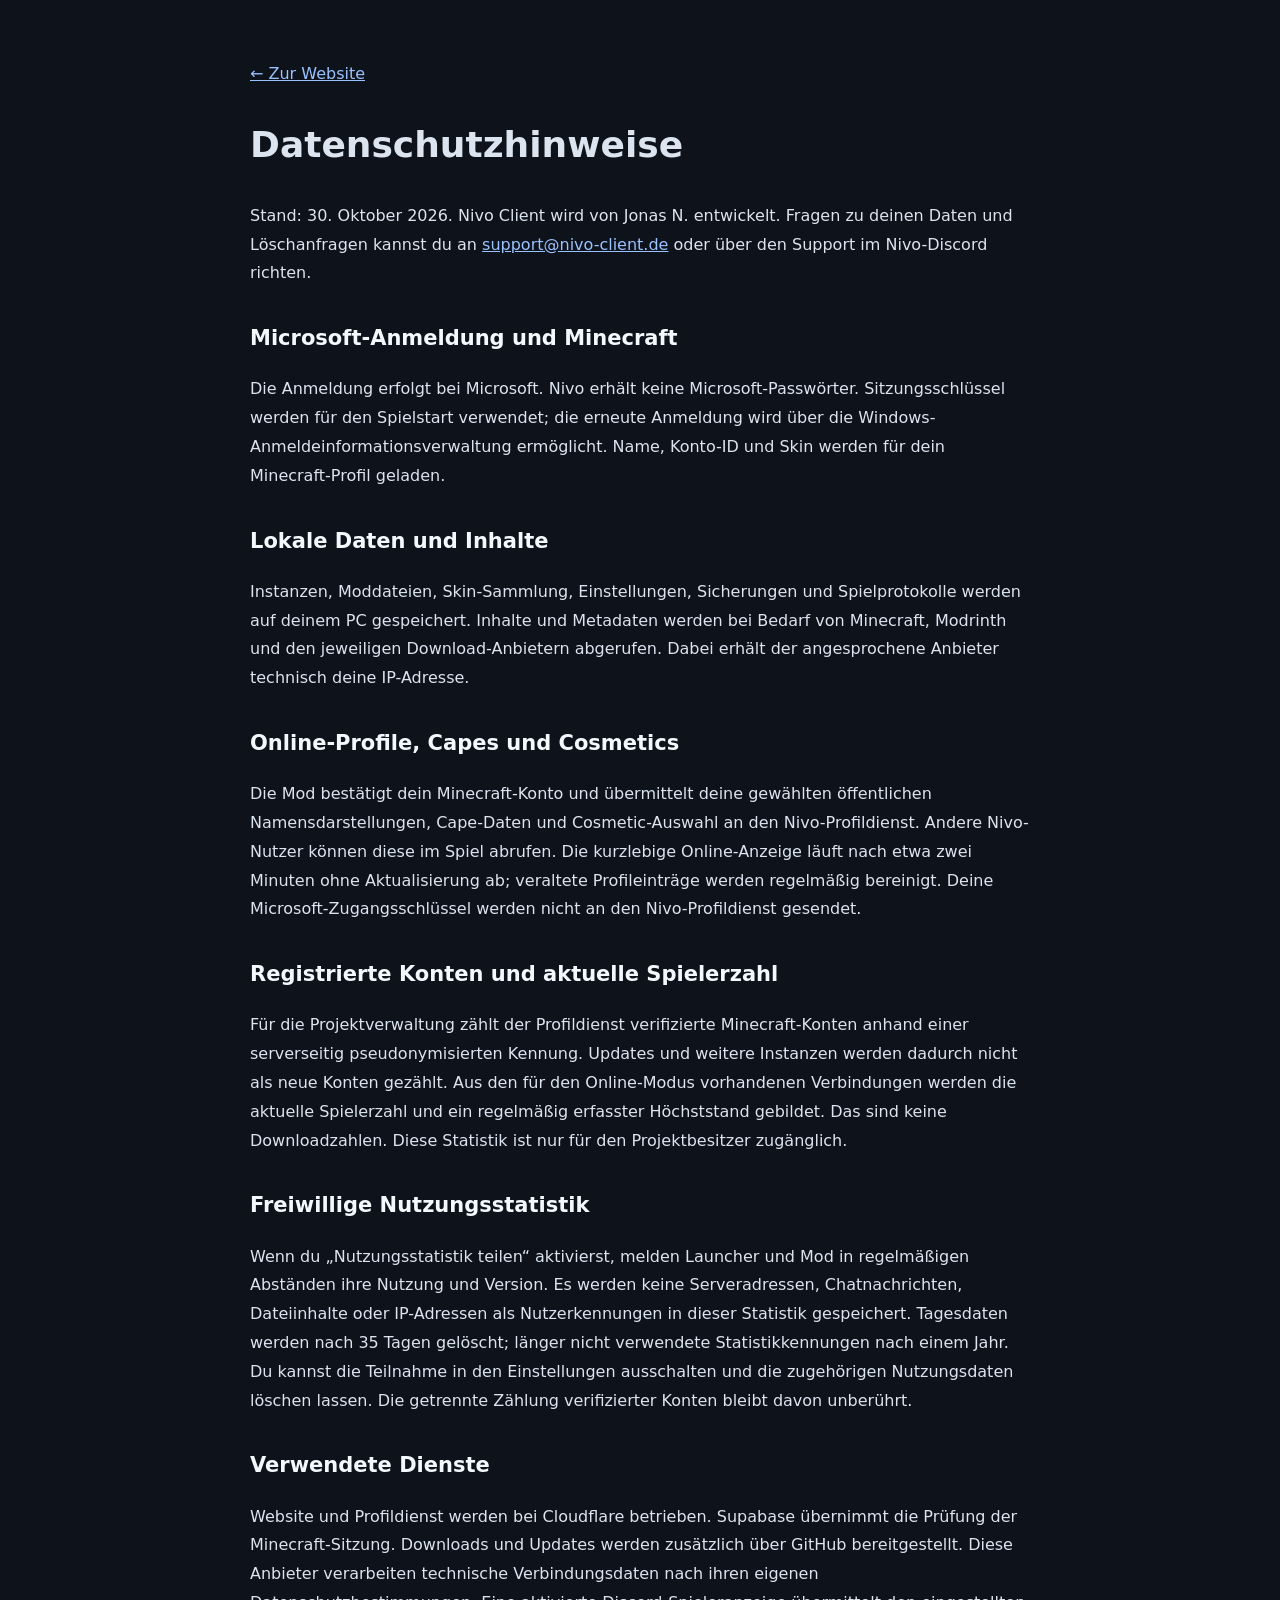
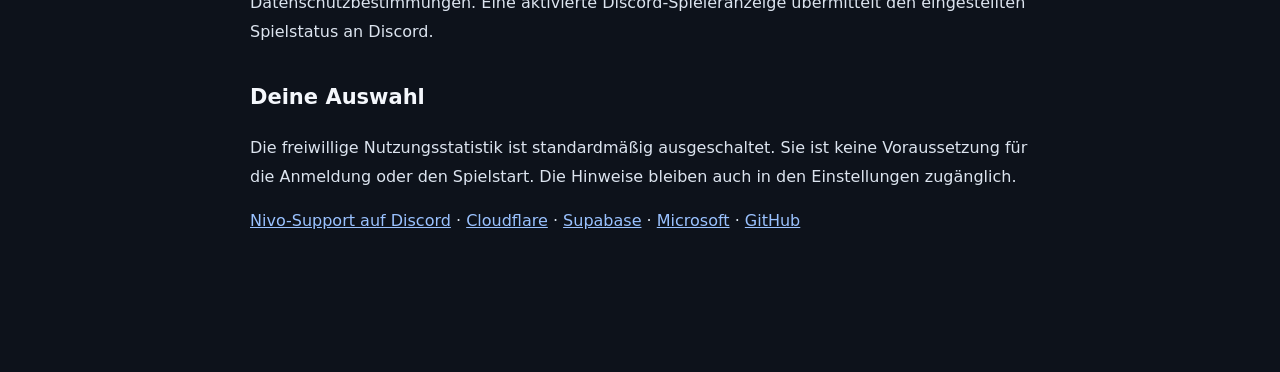
<file: website/datenschutz.html>
<!doctype html><html lang="de"><head><meta charset="utf-8"><meta name="viewport" content="width=device-width,initial-scale=1"><title>Datenschutzhinweise · Nivo Client</title><link rel="icon" href="/assets/nivo.svg"><style>body{margin:0;background:#0d121b;color:#dce4ef;font:16px/1.8 system-ui,sans-serif}main{max-width:780px;margin:60px auto;padding:0 24px 60px}h1{font-size:36px}h2{font-size:21px;margin-top:32px;color:#f4f7fc}a{color:#9ac2ff}</style></head><body><main><a href="/">← Zur Website</a><h1>Datenschutzhinweise</h1>        <p>Stand: 30. Oktober 2026. Nivo Client wird von Jonas N. entwickelt. Fragen zu deinen Daten und Löschanfragen kannst du an <a href="mailto:support@nivo-client.de">support@nivo-client.de</a> oder über den Support im Nivo-Discord richten.</p>
        <h2>Microsoft-Anmeldung und Minecraft</h2>
        <p>Die Anmeldung erfolgt bei Microsoft. Nivo erhält keine Microsoft-Passwörter. Sitzungsschlüssel werden für den Spielstart verwendet; die erneute Anmeldung wird über die Windows-Anmeldeinformationsverwaltung ermöglicht. Name, Konto-ID und Skin werden für dein Minecraft-Profil geladen.</p>
        <h2>Lokale Daten und Inhalte</h2>
        <p>Instanzen, Moddateien, Skin-Sammlung, Einstellungen, Sicherungen und Spielprotokolle werden auf deinem PC gespeichert. Inhalte und Metadaten werden bei Bedarf von Minecraft, Modrinth und den jeweiligen Download-Anbietern abgerufen. Dabei erhält der angesprochene Anbieter technisch deine IP-Adresse.</p>
        <h2>Online-Profile, Capes und Cosmetics</h2>
        <p>Die Mod bestätigt dein Minecraft-Konto und übermittelt deine gewählten öffentlichen Namensdarstellungen, Cape-Daten und Cosmetic-Auswahl an den Nivo-Profildienst. Andere Nivo-Nutzer können diese im Spiel abrufen. Die kurzlebige Online-Anzeige läuft nach etwa zwei Minuten ohne Aktualisierung ab; veraltete Profileinträge werden regelmäßig bereinigt. Deine Microsoft-Zugangsschlüssel werden nicht an den Nivo-Profildienst gesendet.</p>
        <h2>Registrierte Konten und aktuelle Spielerzahl</h2>
        <p>Für die Projektverwaltung zählt der Profildienst verifizierte Minecraft-Konten anhand einer serverseitig pseudonymisierten Kennung. Updates und weitere Instanzen werden dadurch nicht als neue Konten gezählt. Aus den für den Online-Modus vorhandenen Verbindungen werden die aktuelle Spielerzahl und ein regelmäßig erfasster Höchststand gebildet. Das sind keine Downloadzahlen. Diese Statistik ist nur für den Projektbesitzer zugänglich.</p>
        <h2>Freiwillige Nutzungsstatistik</h2>
        <p>Wenn du „Nutzungsstatistik teilen“ aktivierst, melden Launcher und Mod in regelmäßigen Abständen ihre Nutzung und Version. Es werden keine Serveradressen, Chatnachrichten, Dateiinhalte oder IP-Adressen als Nutzerkennungen in dieser Statistik gespeichert. Tagesdaten werden nach 35 Tagen gelöscht; länger nicht verwendete Statistikkennungen nach einem Jahr. Du kannst die Teilnahme in den Einstellungen ausschalten und die zugehörigen Nutzungsdaten löschen lassen. Die getrennte Zählung verifizierter Konten bleibt davon unberührt.</p>
        <h2>Verwendete Dienste</h2>
        <p>Website und Profildienst werden bei Cloudflare betrieben. Supabase übernimmt die Prüfung der Minecraft-Sitzung. Downloads und Updates werden zusätzlich über GitHub bereitgestellt. Diese Anbieter verarbeiten technische Verbindungsdaten nach ihren eigenen Datenschutzbestimmungen. Eine aktivierte Discord-Spieleranzeige übermittelt den eingestellten Spielstatus an Discord.</p>
        <h2>Deine Auswahl</h2>
        <p>Die freiwillige Nutzungsstatistik ist standardmäßig ausgeschaltet. Sie ist keine Voraussetzung für die Anmeldung oder den Spielstart. Die Hinweise bleiben auch in den Einstellungen zugänglich.</p>
<p><a href="https://discord.com/invite/YBmWn3EeKz" rel="noreferrer">Nivo-Support auf Discord</a> · <a href="https://www.cloudflare.com/privacypolicy/">Cloudflare</a> · <a href="https://supabase.com/privacy">Supabase</a> · <a href="https://privacy.microsoft.com/privacystatement">Microsoft</a> · <a href="https://docs.github.com/site-policy/privacy-policies/github-general-privacy-statement">GitHub</a></p></main></body></html>
</file>
